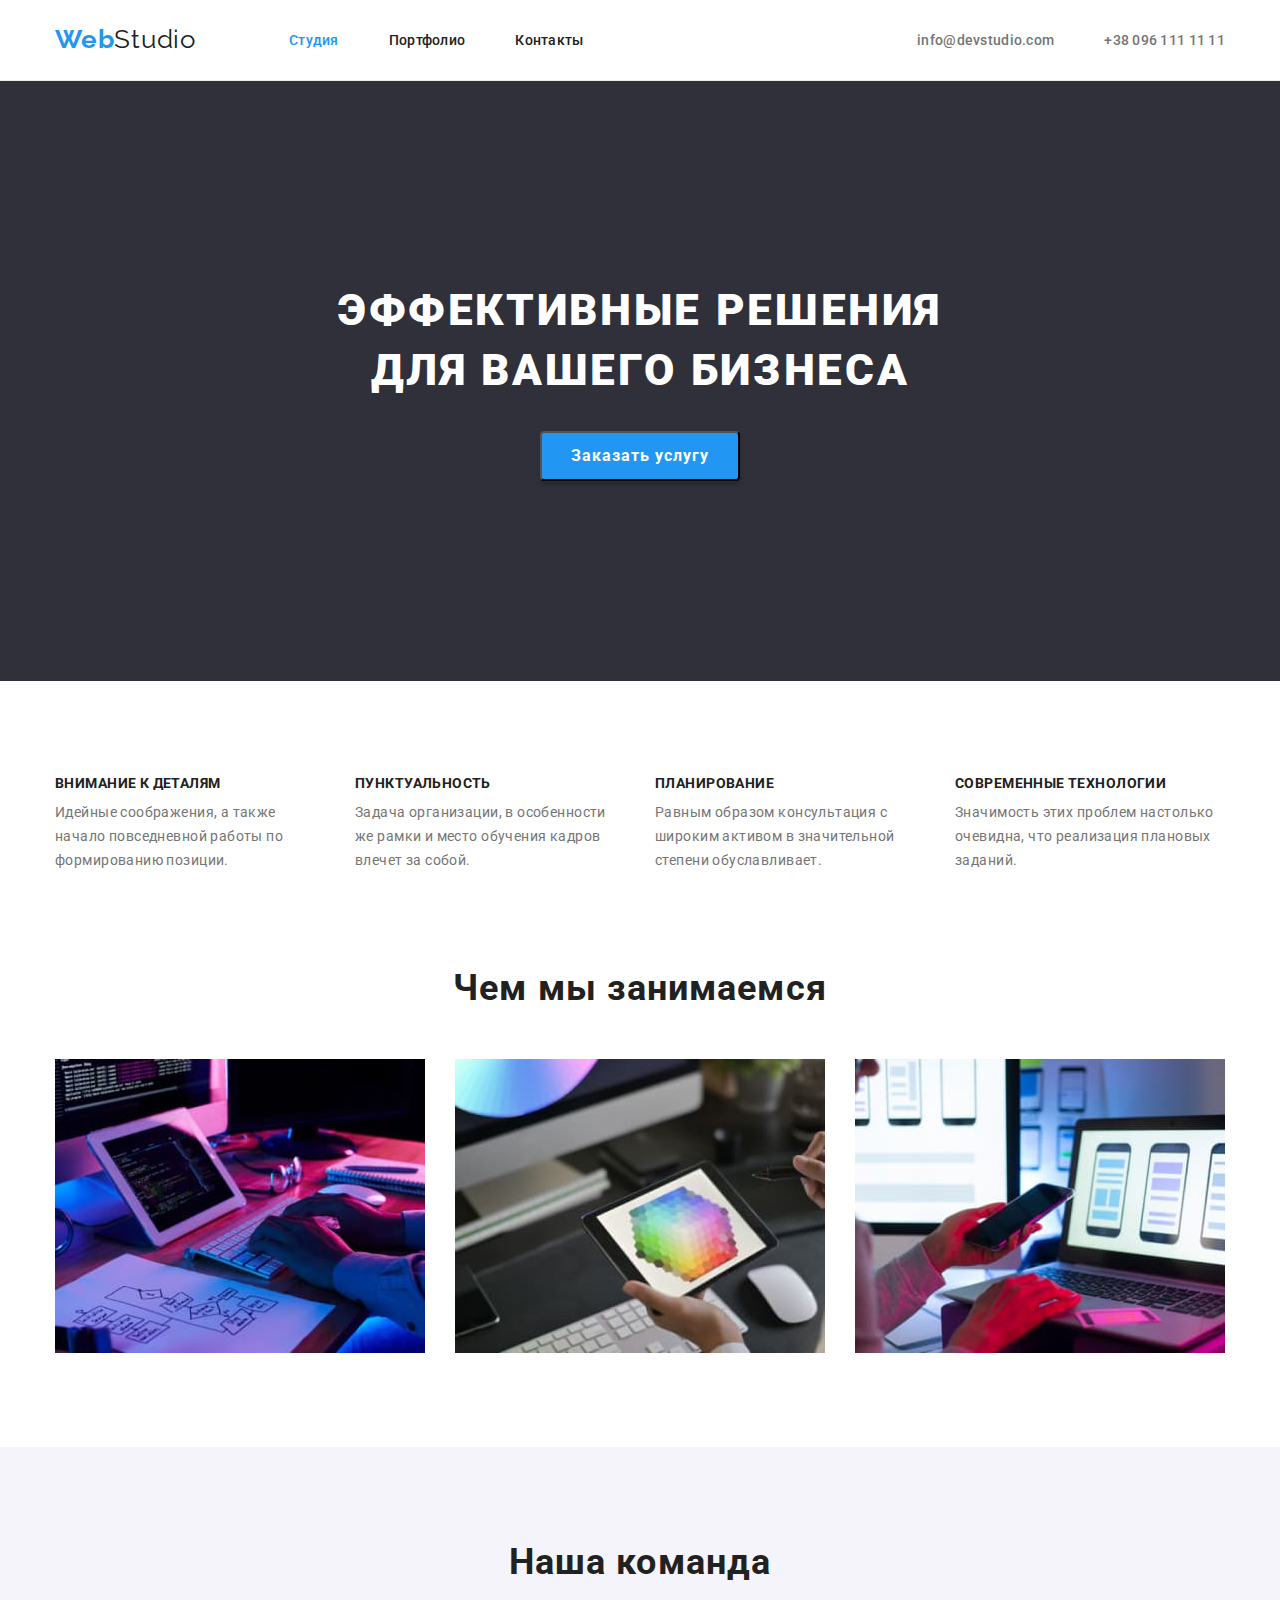
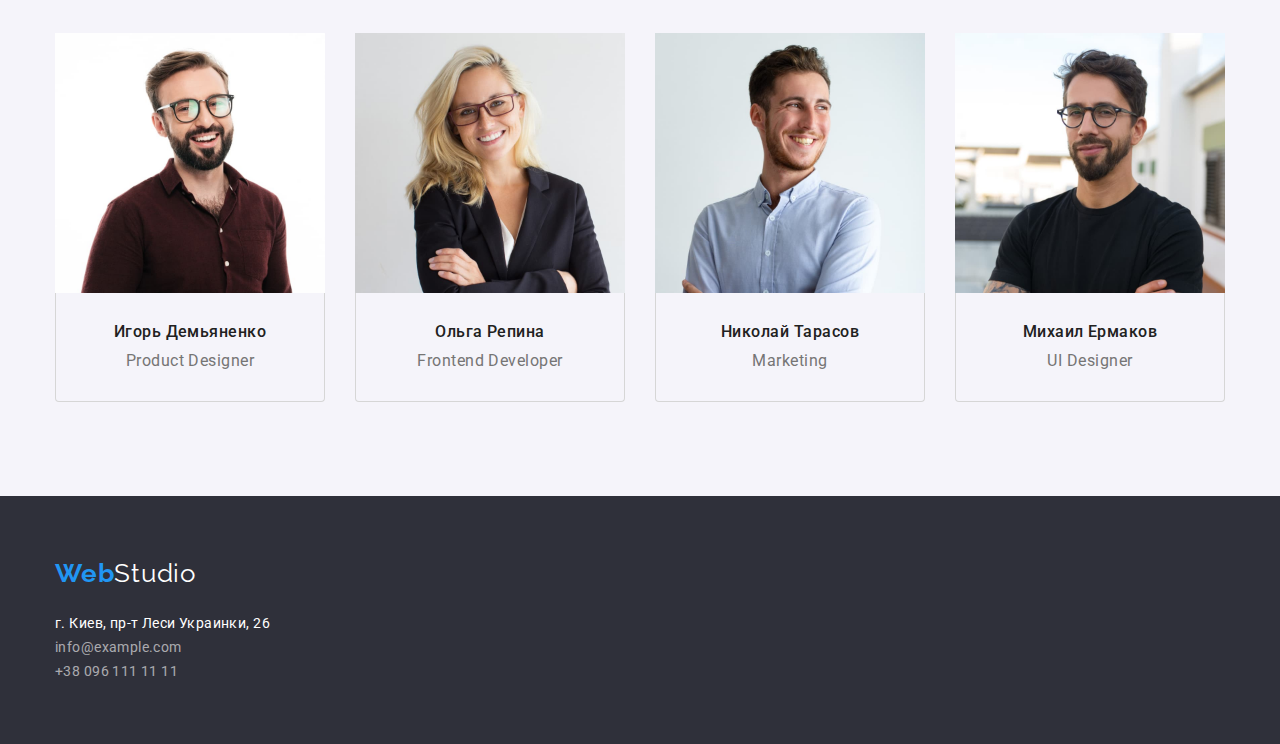
<file: index.html>
<!DOCTYPE html>
<html lang="ru">
  <head>
    <meta charset="UTF-8" />
    <meta http-equiv="X-UA-Compatible" content="IE=edge" />
    <meta name="viewport" content="width=device-width, initial-scale=1.0" />
    <title>WebStudio</title>
    <!-- Fonts start -->
    <link rel="preconnect" href="https://fonts.googleapis.com" />
    <link rel="preconnect" href="https://fonts.gstatic.com" crossorigin />
    <link
      href="https://fonts.googleapis.com/css2?family=Raleway:wght@700&family=Roboto:wght@400;500;700;900&display=swap"
      rel="stylesheet"
    />
    <!-- Fonts end -->
    <link
      rel="stylesheet"
      href="https://cdnjs.cloudflare.com/ajax/libs/modern-normalize/1.1.0/modern-normalize.min.css"
    />

    <link rel="stylesheet" href="./css/styles.css" />
  </head>
  <body>
    <!-- Header section -->

    <header class="page-header">
      <div class="container flex-nav">
        <nav class="nav flex-nav">
          <a href="/" class="logo-link link" lang="en"
            >Web<span class="logo-accent">Studio</span></a
          >

          <ul class="header-list list">
            <li class="header-item">
              <a class="header-link header-link-current link" href="">Студия</a>
            </li>
            <li class="header-item">
              <a class="header-link link" href="./portfolio.html">Портфолио</a>
            </li>
            <li class="header-item">
              <a class="header-link link" href="">Контакты</a>
            </li>
          </ul>
        </nav>

        <ul class="contacts-list list">
          <li class="contacts-item">
            <a class="contacts-link link" href="mailto:info@devstudio.com">info@devstudio.com</a>
          </li>
          <li class="contacts-item">
            <a class="contacts-link link" href="tel:+380961111111">+38 096 111 11 11</a>
          </li>
        </ul>
      </div>
    </header>

    <!-- Main section -->
    <main>
      <!-- Hero section -->

      <section class="hero">
        <div class="container">
          <h1 class="main-title">Эффективные решения для вашего бизнеса</h1>
          <button class="main-btn btn btn-mode-dark" type="button">Заказать услугу</button>
        </div>
      </section>

      <!-- About section -->
      <section class="about section">
        <div class="container">
          <h2 class="visually-hidden">Сильные стороны</h2>
          <ul class="about-list list">
            <li class="about-item">
              <h3 class="section-subtitle accent">Внимание к деталям</h3>
              <p class="about-desc">
                Идейные соображения, а также начало повседневной работы по формированию позиции.
              </p>
            </li>

            <li class="about-item">
              <h3 class="section-subtitle accent">Пунктуальность</h3>
              <p class="about-desc">
                Задача организации, в особенности же рамки и место обучения кадров влечет за собой.
              </p>
            </li>

            <li class="about-item">
              <h3 class="section-subtitle accent">Планирование</h3>
              <p class="about-desc">
                Равным образом консультация с широким активом в значительной степени обуславливает.
              </p>
            </li>

            <li class="about-item">
              <h3 class="section-subtitle accent">Современные технологии</h3>
              <p class="about-desc">
                Значимость этих проблем настолько очевидна, что реализация плановых заданий.
              </p>
            </li>
          </ul>
        </div>
      </section>

      <!-- Work -->
      <section class="work section">
        <div class="container">
          <h2 class="section-title">Чем мы занимаемся</h2>
          <ul class="work-list list">
            <li class="work-item">
              <img
                class="work-img img"
                src="./images/img-1.jpg"
                alt="Вёрстка веб-страниц"
                width="370"
              />
            </li>
            <li class="work-item">
              <img class="work-img img" src="./images/img-2.jpg" alt="Веб-приложения" width="370" />
            </li>
            <li class="work-item">
              <img class="work-img img" src="./images/img-3.jpg" alt="Веб-дизайн" width="370" />
            </li>
          </ul>
        </div>
      </section>

      <!-- Team section -->
      <section class="team section">
        <div class="container">
          <h2 class="section-title">Наша команда</h2>
          <ul class="team-list list">
            <li class="team-item">
              <img
                class="team-img img"
                src="./images/img-4.jpg"
                alt="Игорь Демьяненко"
                width="270"
              />
              <div class="team-wrapper">
                <h3 class="section-subtitle link">Игорь Демьяненко</h3>
                <p class="team-desc" lang="en">Product Designer</p>
              </div>
            </li>

            <li class="team-item">
              <img class="team-img img" src="./images/img-5.jpg" alt="Ольга Репина" width="270" />
              <div class="team-wrapper">
                <h3 class="section-subtitle link">Ольга Репина</h3>
                <p class="team-desc" lang="en">Frontend Developer</p>
              </div>
            </li>

            <li class="team-item">
              <img
                class="team-img img"
                src="./images/img-6.jpg"
                alt="Николай Тарасов"
                width="270"
              />
              <div class="team-wrapper">
                <h3 class="section-subtitle link">Николай Тарасов</h3>
                <p class="team-desc" lang="en">Marketing</p>
              </div>
            </li>

            <li class="team-item">
              <img class="team-img img" src="./images/img-7.jpg" alt="Михаил Ермаков" width="270" />
              <div class="team-wrapper">
                <h3 class="section-subtitle link">Михаил Ермаков</h3>
                <p class="team-desc" lang="en">UI Designer</p>
              </div>
            </li>
          </ul>
        </div>
      </section>
    </main>

    <!-- Footer section -->
    <footer class="footer">
      <div class="container">
        <div class="contacts-group">
          <a href="/" class="logo-link link" lang="en">Web<span class="logo-link">Studio</span></a>

          <address class="contacts-address">
            <ul class="contacts-item inf">
              <li class="contacts-item link">
                <a
                  class="contacts-link-current link"
                  href="https://bit.ly/3pXMvUd"
                  target="_blank"
                  rel="noopener noreferrer"
                  >г. Киев, пр-т Леси Украинки, 26</a
                >
              </li>
              <li class="contacts-item">
                <a class="contacts-link" href="mailto:info@example.com">info@example.com</a>
              </li>
              <li class="contacts-item">
                <a class="contacts-link" href="tel:+380961111111">+38 096 111 11 11</a>
              </li>
            </ul>
          </address>
        </div>
      </div>
    </footer>
  </body>
</html>
</file>
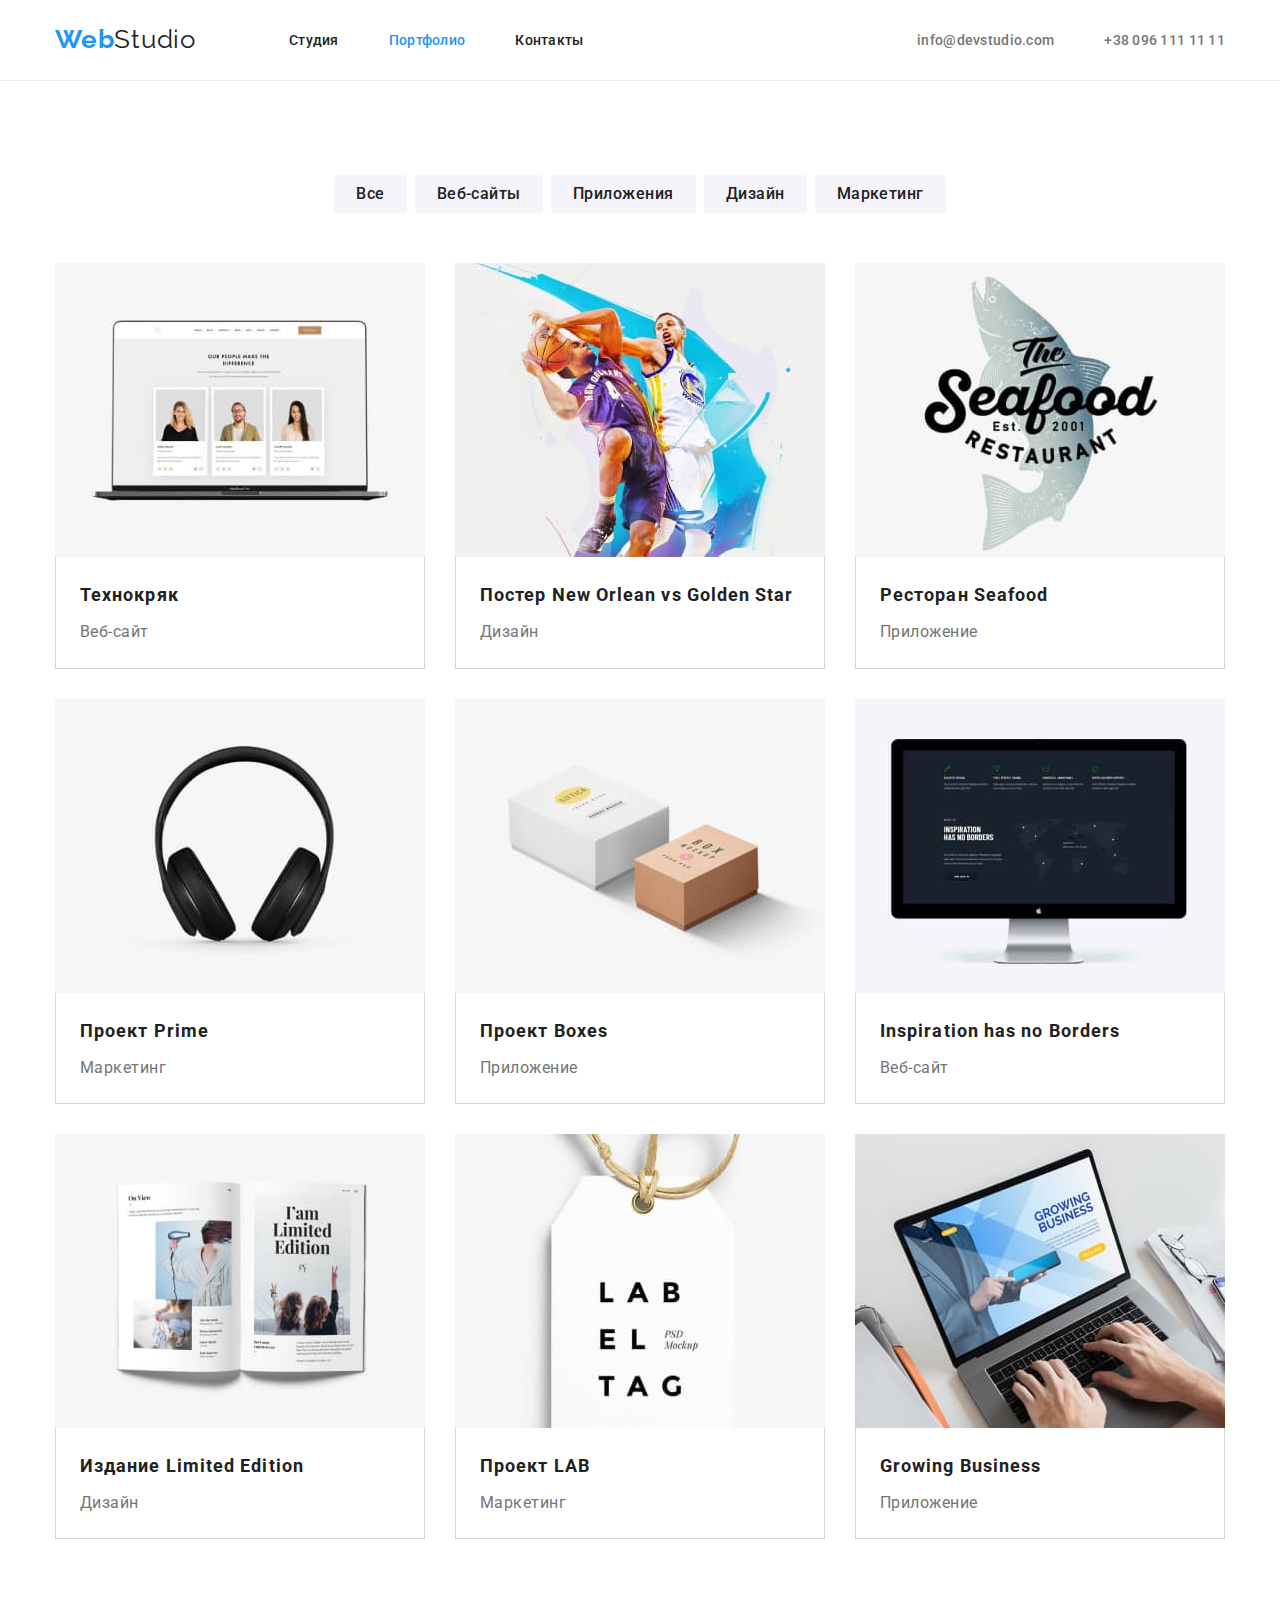
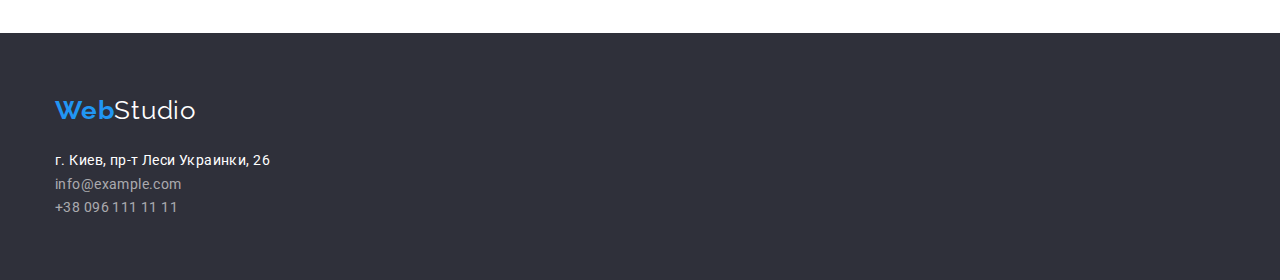
<file: portfolio.html>
<!DOCTYPE html>
<html lang="ru">
  <head>
    <meta charset="UTF-8" />
    <meta http-equiv="X-UA-Compatible" content="IE=edge" />
    <meta name="viewport" content="width=device-width, initial-scale=1.0" />
    <title>WebStudio</title>

    <!-- Fonts start -->
    <link rel="preconnect" href="https://fonts.googleapis.com" />
    <link rel="preconnect" href="https://fonts.gstatic.com" crossorigin />
    <link
      href="https://fonts.googleapis.com/css2?family=Raleway:wght@700&family=Roboto:wght@400;500;700;900&display=swap"
      rel="stylesheet"
    />
    <!-- Fonts end -->
    <link
      rel="stylesheet"
      href="https://cdnjs.cloudflare.com/ajax/libs/modern-normalize/1.1.0/modern-normalize.min.css"
    />

    <link rel="stylesheet" href="./css/styles.css" />
  </head>
  <body>
    <!-- Header section -->
    <header class="page-header">
      <div class="container flex-nav">
        <nav class="nav flex-nav">
          <a href="/" class="logo-link link" lang="en"
            >Web<span class="logo-accent">Studio</span></a
          >

          <ul class="header-list list">
            <li class="header-item">
              <a class="header-link link" href="index.html">Студия</a>
            </li>
            <li class="header-item">
              <a class="header-link header-link-current link" href="">Портфолио</a>
            </li>
            <li class="header-item">
              <a class="header-link link" href="">Контакты</a>
            </li>
          </ul>
        </nav>

        <ul class="contacts-list list">
          <li class="contacts-item">
            <a class="contacts-link link" href="mailto:info@devstudio.com">info@devstudio.com</a>
          </li>
          <li class="contacts-item">
            <a class="contacts-link link" href="tel:+380961111111">+38 096 111 11 11</a>
          </li>
        </ul>
      </div>
    </header>

    <!-- Main section -->
    <main>
      <!-- Portfolio section -->
      <section class="portfolio section">
        <div class="container">
          <h2 class="visually-hidden">Портфолио</h2>
          <ul class="work-btn-list list">
            <li><button class="btn btn-mode-light btn-item" type="button">Все</button></li>
            <li><button class="btn btn-mode-light btn-item" type="button">Веб-сайты</button></li>
            <li><button class="btn btn-mode-light btn-item" type="button">Приложения</button></li>
            <li><button class="btn btn-mode-light btn-item" type="button">Дизайн</button></li>
            <li><button class="btn btn-mode-light btn-item" type="button">Маркетинг</button></li>
          </ul>

          <ul class="portfolio-list card-set list">
            <li class="portfolio-item card-set-item">
              <a class="portfolio-link" href="">
                <img
                  class="portfolio-img img"
                  src="./images/portfolio/img-8.jpg"
                  alt="Технокряк"
                  width="370"
                />
                <div class="portfolio-wrapper">
                  <h3 class="section-subtitle list">Технокряк</h3>
                  <p class="portfolio-desc">Веб-сайт</p>
                </div>
              </a>
            </li>

            <li class="portfolio-item card-set-item">
              <a class="portfolio-link" href="">
                <img
                  class="portfolio-img img"
                  src="./images/portfolio/img-9.jpg"
                  alt="Постер New Orlean vs Golden Star"
                  width="370"
                />
                <div class="portfolio-wrapper">
                  <h3 class="section-subtitle list">Постер New Orlean vs Golden Star</h3>
                  <p class="portfolio-desc">Дизайн</p>
                </div>
              </a>
            </li>

            <li class="portfolio-item card-set-item">
              <a class="portfolio-link" href="">
                <img
                  class="portfolio-img img"
                  src="./images/portfolio/img-10.jpg"
                  alt="Ресторан Seafood"
                  width="370"
                />
                <div class="portfolio-wrapper">
                  <h3 class="section-subtitle list">Ресторан Seafood</h3>
                  <p class="portfolio-desc">Приложение</p>
                </div>
              </a>
            </li>

            <li class="portfolio-item card-set-item">
              <a class="portfolio-link" href="">
                <img
                  class="portfolio-img img"
                  src="./images/portfolio/img-11.jpg"
                  alt="Проект Prime"
                  width="370"
                />
                <div class="portfolio-wrapper">
                  <h3 class="section-subtitle list">Проект Prime</h3>
                  <p class="portfolio-desc">Маркетинг</p>
                </div>
              </a>
            </li>

            <li class="portfolio-item card-set-item">
              <a class="portfolio-link" href="">
                <img
                  class="portfolio-img img"
                  src="./images/portfolio/img-12.jpg"
                  alt="Проект Boxes"
                  width="370"
                />
                <div class="portfolio-wrapper">
                  <h3 class="section-subtitle list">Проект Boxes</h3>
                  <p class="portfolio-desc">Приложение</p>
                </div>
              </a>
            </li>

            <li class="portfolio-item">
              <a class="portfolio-link" href="">
                <img
                  class="portfolio-img img"
                  src="./images/portfolio/img-13.jpg"
                  alt="Inspiration has no Borders"
                  width="370"
                />
                <div class="portfolio-wrapper">
                  <h3 class="section-subtitle list">Inspiration has no Borders</h3>
                  <p class="portfolio-desc">Веб-сайт</p>
                </div>
              </a>
            </li>

            <li class="portfolio-item card-set-item">
              <a class="portfolio-link" href="">
                <img
                  class="portfolio-img img"
                  src="./images/portfolio/img-14.jpg"
                  alt="Издание Limited Edition"
                  width="370"
                />
                <div class="portfolio-wrapper">
                  <h3 class="section-subtitle list">Издание Limited Edition</h3>
                  <p class="portfolio-desc">Дизайн</p>
                </div>
              </a>
            </li>

            <li class="portfolio-item card-set-item">
              <a class="portfolio-link" href="">
                <img
                  class="portfolio-img img"
                  src="./images/portfolio/img-15.jpg"
                  alt="Проект LAB"
                  width="370"
                />
                <div class="portfolio-wrapper">
                  <h3 class="section-subtitle list">Проект LAB</h3>
                  <p class="portfolio-desc">Маркетинг</p>
                </div>
              </a>
            </li>

            <li class="portfolio-item card-set-item">
              <a class="portfolio-link" href="">
                <img
                  class="portfolio-img img"
                  src="./images/portfolio/img-16.jpg"
                  alt="Growing Business"
                  width="370"
                />
                <div class="portfolio-wrapper">
                  <h3 class="section-subtitle list">Growing Business</h3>
                  <p class="portfolio-desc">Приложение</p>
                </div>
              </a>
            </li>
          </ul>
        </div>
      </section>
    </main>

    <!-- Footer section -->
    <footer class="footer">
      <div class="container">
        <div class="contacts-group">
          <a href="/" class="logo-link link" lang="en">Web<span class="logo-link">Studio</span></a>

          <address class="contacts-address">
            <ul class="contacts-item inf">
              <li class="contacts-item link">
                <a
                  class="contacts-link-current link"
                  href="https://bit.ly/3pXMvUd"
                  target="_blank"
                  rel="noopener noreferrer"
                  >г. Киев, пр-т Леси Украинки, 26</a
                >
              </li>
              <li class="contacts-item">
                <a class="contacts-link" href="mailto:info@example.com">info@example.com</a>
              </li>
              <li class="contacts-item">
                <a class="contacts-link" href="tel:+380961111111">+38 096 111 11 11</a>
              </li>
            </ul>
          </address>
        </div>
      </div>
    </footer>
  </body>
</html>
</file>
<file: css/styles.css>
:root {
  /* fonts */
  --main-font: 'Roboto', sans-serif;
  --secondary-font: 'Raleway', sans-serif;
  /* text colors */
  --main-text-cl: #212121;
  --accent-txt-cl: #2196f3;
  --btn-txt-cl: #ffffff;
  --contacts-txt-cl: #757575;

  /* bg colors */
  --light-bg-cl: #ffffff;
  --dark-bg-cl: #2f303a;
  --gray-bg-cl: #f5f4fa;

  /* others */
  --indent: 30px;
  --items: 3;
}

html {
  box-sizing: border-box;
}

*,
*::before,
*::after {
  box-sizing: inherit;
}

body {
  font-family: var(--main-font);
  color: var(--main-text-cl);
}

/* reset styles */
.visually-hidden {
  position: absolute;
  width: 1px;
  height: 1px;
  margin: -1px;
  border: 0;
  padding: 0;

  white-space: nowrap;
  clip-path: inset(100%);
  clip: rect(0 0 0 0);
  overflow: hidden;
  outline: 0;
  outline-offset: 0;
}

h1,
h2,
h3,
h4,
h5,
h6,
p {
  margin: 0;
}

.img {
  display: block;
}

.link {
  text-decoration: none;
  color: currentColor;
}

.list {
  padding: 0;
  margin: 0;
  list-style: none;
}

/* CARD SET */
.card-set {
  display: flex;
  flex-wrap: wrap;
  gap: var(--indent);
}

.card-set-item {
  flex-basis: calc((100% - var(--indent) * (var(--items) - 1)) / var(--items));
}

/* base styles */
.btn {
  font-family: inherit;
  font-weight: 700;
  font-size: 16px;
  line-height: 1.88;
  letter-spacing: 0.06em;
  cursor: pointer;
  padding-left: 22px;
  padding-right: 22px;
  padding-top: 6px;
  padding-bottom: 6px;
}

.btn:hover,
.btn:focus {
  color: var(--btn-txt-cl);
  background-color: #188ce8;
}

.btn-mode-light {
  color: var(--main-text-cl);
  border: none;
  background: #f5f4fa;
  border-radius: 4px;
}

.btn-mode-dark {
  color: var(--btn-txt-cl);
  background: var(--accent-txt-cl);
  box-shadow: 0px 4px 4px rgba(0, 0, 0, 0.15);
  border-radius: 4px;
  width: 200px;
  height: 50px;
  padding: 9px, 31px;
  border-radius: 4px;
}

/* 5 btn */
.btn-item {
  background: var(--gray-bg-cl);
  border-radius: 4px;
  font-weight: 500;
  font-size: 16px;
  line-height: 1.63;
  letter-spacing: 0.03em;
}

/* Header section  вверх студия портф контакт*/
.header-link {
  display: block;
  padding-top: 32px;
  padding-bottom: 32px;

  color: var(--main-text-cl);

  font-weight: 500;
  font-size: 14px;
  line-height: 1.17;
  letter-spacing: 0.02em;
  text-decoration: none;
}

.header-link:hover,
.header-link:focus,
.contacts-link:hover,
.contacts-link:focus,
.contacts-link.link:hover,
.contacts-link-current:hover {
  color: var(--accent-txt-cl);
}

/* подсветка студии и портфолио голубым */
.header-link-current {
  color: var(--accent-txt-cl);
}

.contacts-address {
  font-style: normal;
  margin-top: 20px;
}

/* тел. и мыло вверх  */
.contacts-link.link {
  font-weight: 500;
  font-size: 14px;
  line-height: 1.17;
  letter-spacing: 0.02em;
  color: var(--contacts-txt-cl);
}

/* тел. и мыло низ */
.contacts-link {
  font-weight: 400;
  font-size: 14px;
  line-height: 1.71;
  letter-spacing: 0.03em;
  color: rgba(255, 255, 255, 0.6);
  text-decoration: none;
}

/* @mail адрес г.киев */
.contacts-link-current {
  font-weight: 400;
  font-size: 14px;
  line-height: 1.71;
  letter-spacing: 0.03em;
  color: #ffffff;
}

/* Hero section главная надпись*/
.main-title {
  margin-bottom: 30px;
  width: 696px;
  margin-left: auto;
  margin-right: auto;
  font-weight: 900;
  font-size: 44px;
  line-height: 1.36;
  letter-spacing: 0.06em;
  text-transform: uppercase;
  color: var(--btn-txt-cl);
  text-align: center;
}

/* задний фон гл надписи */
.hero {
  background-color: var(--dark-bg-cl);
  text-align: center;
  padding: 200px 0;
}

/* About section главные слова 4 гр и картинки портф*/

.section-subtitle {
  font-weight: 700;
  font-size: 18px;
  line-height: 2;
  letter-spacing: 0.06em;
  color: var(--main-text-cl);
}

.section-subtitle.list {
  margin-bottom: 4px;
}

/* главные слова 4 гр студия*/
.section-subtitle.accent {
  font-size: 14px;
  line-height: 1.17;
  letter-spacing: 0.03em;
  text-transform: uppercase;
  margin-bottom: 10px;
}

/* фио */
.section-subtitle.link {
  font-weight: 500;
  font-size: 16px;
  line-height: 1.17;
  letter-spacing: 0.03em;
  color: var(--main-text-cl);
  margin-bottom: 10px;
  text-align: center;
}

/* текст серый в 4 гр студия */
.about-desc {
  font-weight: 400;
  font-size: 14px;
  line-height: 1.71;
  letter-spacing: 0.03em;
  color: var(--contacts-txt-cl);
}

/* about */

.about-list {
  display: flex;
  align-items: center;
  gap: 30px;
}

.about-item {
  width: 270px;
}

/* заголовки студия чем занимаемся наша команда */
.section-title {
  font-weight: 700;
  font-size: 36px;
  line-height: 1.17;
  letter-spacing: 0.03em;
  margin-bottom: 50px;
  text-align: center;
}

.work-list {
  display: flex;
  align-items: center;
  gap: 30px;
}

/* Portfolio section  серый тест под заголовками картинок*/

.portfolio-desc {
  font-weight: 400;
  font-size: 16px;
  line-height: 1.88;
  letter-spacing: 0.03em;
  color: var(--contacts-txt-cl);
  text-decoration: none;
}

/* блок фото люди */
.team-wrapper {
  border-radius: 0px 0px 4px 4px;
  border: 1px solid rgb(214, 214, 214);
  border-top: none;
  padding-top: 30px;
  padding-bottom: 30px;
  padding-left: 5px;
  padding-right: 5px;
  margin-bottom: 0px;
}

/* блок фото карточки */
.portfolio-wrapper {
  border: 1px solid rgb(214, 214, 214);
  border-top: none;
  padding-top: 20px;
  padding-bottom: 20px;
  padding-left: 24px;
  padding-right: 24px;
}

.portfolio-list {
  display: flex;
  flex-wrap: wrap;
  gap: var(--indent);
}

.portfolio-item {
  flex-basis: calc((100% - var(--indent) * (var(--items) - 1)) / var(--items));
}

.team-link {
  text-decoration: none;
  text-align: center;
}

.portfolio-link {
  text-decoration: none;
}

/* команда  */
.team-list {
  display: flex;
  gap: var(--indent);
}

/* серй текст под ребятами */
.team-desc {
  font-weight: 400;
  font-size: 16px;
  line-height: 1.17;
  letter-spacing: 0.03em;
  color: var(--contacts-txt-cl);
  text-decoration: none;
  text-align: center;
}

.team {
  background-color: var(--gray-bg-cl);
}

/* Footer section */
.footer {
  background-color: var(--dark-bg-cl);
  padding-top: 60px;
  padding-bottom: 60px;
}

.ul {
  line-height: 31px;
  letter-spacing: 0.03em;
  color: #2196f3;
  text-decoration: none;
}

.logo-link {
  font-family: Raleway;
  font-weight: 400;
  font-size: 26px;
  line-height: 1.38;
  letter-spacing: 0.03em;
  color: #ffffff;
  text-decoration: none;
}
.logo-accent {
  font-family: Raleway;
  font-weight: 400;
  font-size: 26px;
  line-height: 1.38;
  letter-spacing: 0.03em;
  color: var(--main-text-cl);
}

.logo-link.link {
  font-family: Raleway;
  font-weight: 700;
  font-size: 26px;
  line-height: 1.17;
  letter-spacing: 0.03em;
  color: var(--accent-txt-cl);
}

/* Page header */

.page-header {
  border-bottom: 1px solid #ececec;
}

.flex-nav {
  display: flex;
  align-items: center;
}

.contacts-item {
  display: block;
  margin-right: 50px;
}

.contacts-item.inf {
  width: 1200px;
  padding-inline-start: 0px;
  padding-inline-end: 0px;
  margin-block-end: 0px;
  margin-block-start: 0px;
}

.container {
  width: 1200px;
  padding-left: 15px;
  padding-right: 15px;
  margin-left: auto;
  margin-right: auto;
}

.section {
  padding-top: 94px;
  padding-bottom: 94px;
}

.work {
  padding-top: 0;
}

/* верх студ портф конт */
.header-list {
  display: flex;
  margin-left: 93px;
}

.header-item {
  margin-right: 50px;
}

.header-item:last-child {
  margin-right: 0px;
}

.contacts-list {
  display: flex;
  margin-left: auto;
}

/* .contacts-item + .contacts-item { margin:0} */

.contacts-item:last-child {
  margin-right: 0px;
  margin-bottom: 0px;
}

.work-btn-list {
  gap: 8px;
  display: flex;
  justify-content: center;
  margin-bottom: 50px;
}
</file>
